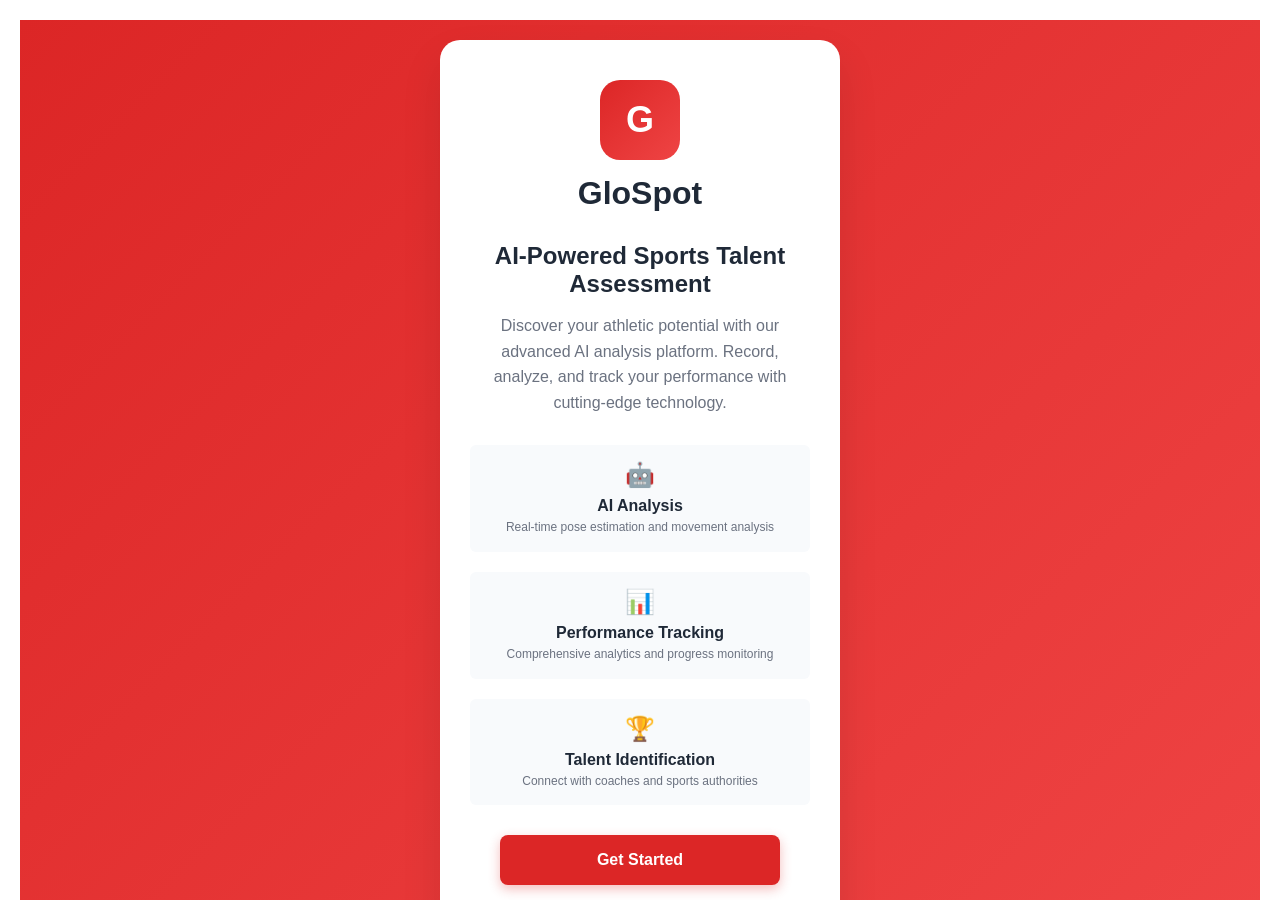
<file: index.html>
<!DOCTYPE html>
<html lang="en">
<head>
    <meta charset="UTF-8">
    <meta name="viewport" content="width=device-width, initial-scale=1.0, user-scalable=no">
    <title>GloSpot - AI Sports Talent Assessment</title>
    <meta name="description" content="AI-powered sports talent assessment platform">
    <meta name="theme-color" content="#dc2626">
    <meta name="apple-mobile-web-app-capable" content="yes">
    <meta name="apple-mobile-web-app-status-bar-style" content="default">
    <meta name="apple-mobile-web-app-title" content="GloSpot">
    <meta name="msapplication-TileColor" content="#dc2626">
    <meta name="msapplication-tap-highlight" content="no">
    <link rel="manifest" href="manifest.json">
    <link rel="stylesheet" href="styles.css?v=3">
    <link rel="apple-touch-icon" href="icons/icon-192x192.png">
    <link rel="icon" type="image/png" sizes="32x32" href="icons/icon-32x32.png">
    <link rel="icon" type="image/png" sizes="16x16" href="icons/icon-32x32.png">
</head>
<body>
    <div id="app">
        <!-- Main Content Container -->
        <div id="main-content">
            <!-- Pages will be loaded here -->
        </div>

        <!-- Bottom Navigation -->
        <nav class="bottom-nav" id="bottom-nav" style="display: none;">
            <div class="nav-item active" data-page="home">
                <div class="nav-icon">🏠</div>
                <span>Home</span>
            </div>
            <div class="nav-item" data-page="all-tests">
                <div class="nav-icon">🏋️</div>
                <span>All Tests</span>
            </div>
            <div class="nav-item" data-page="profile">
                <div class="nav-icon">👤</div>
                <span>Profile</span>
            </div>
        </nav>
    </div>

    <!-- MediaPipe processing is handled in the backend, no frontend dependency needed -->
    
    <script src="app.js?v=8"></script>
</body>
</html>
</file>
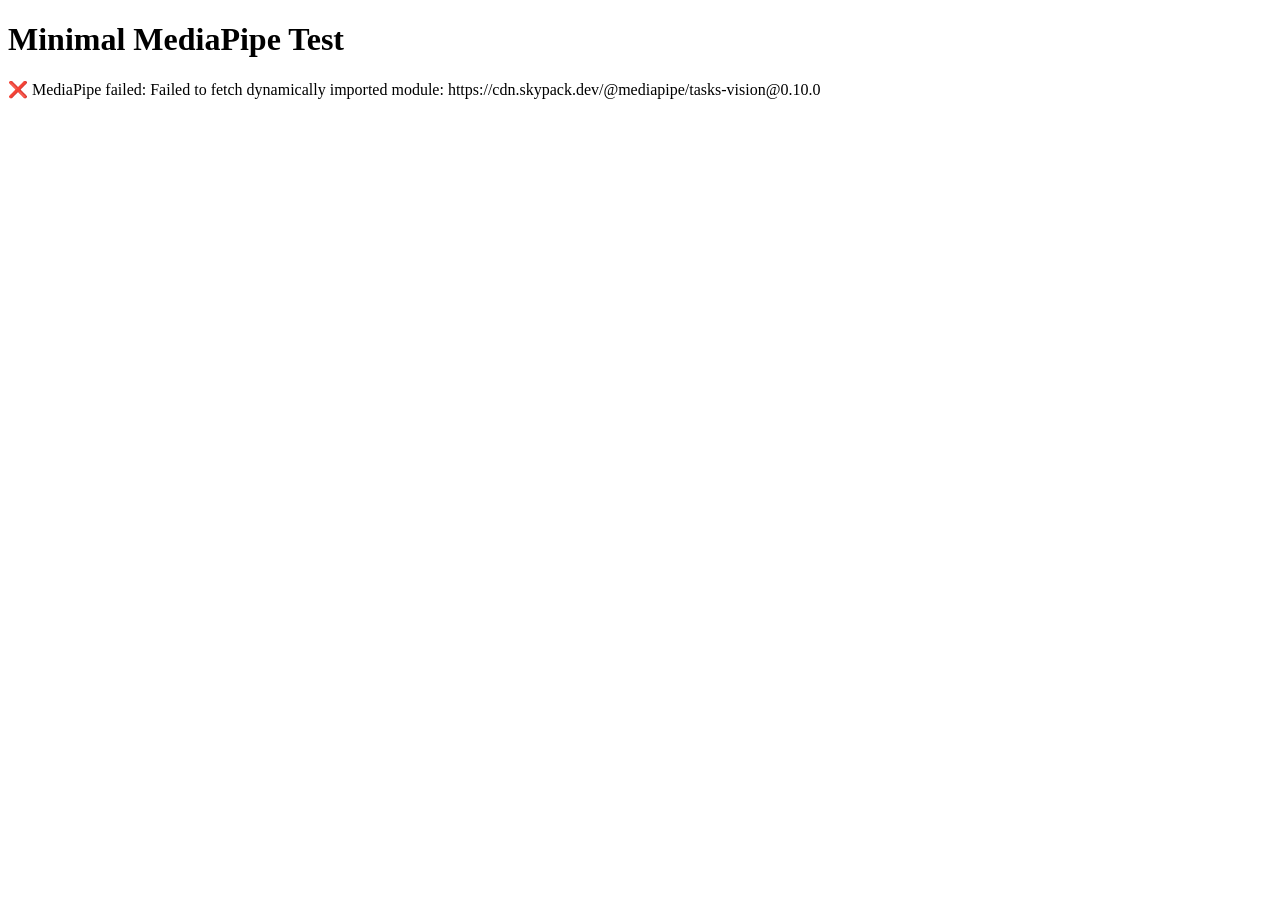
<file: minimal-test.html>
<!DOCTYPE html>
<html lang="en">
<head>
    <meta charset="UTF-8">
    <meta name="viewport" content="width=device-width, initial-scale=1.0">
    <title>Minimal MediaPipe Test</title>
</head>
<body>
    <h1>Minimal MediaPipe Test</h1>
    <div id="status">Loading...</div>

    <script>
        console.log('=== Minimal Test Starting ===');
        
        async function testMediaPipe() {
            try {
                console.log('Testing MediaPipe import...');
                const { PoseLandmarker, FilesetResolver, DrawingUtils } = await import("https://cdn.skypack.dev/@mediapipe/tasks-vision@0.10.0");
                
                console.log('MediaPipe imported successfully!');
                document.getElementById('status').textContent = '✅ MediaPipe loaded successfully!';
                
                // Set global
                window.MediaPipe = { PoseLandmarker, FilesetResolver, DrawingUtils };
                console.log('window.MediaPipe set:', window.MediaPipe);
                
            } catch (error) {
                console.error('MediaPipe import failed:', error);
                document.getElementById('status').textContent = '❌ MediaPipe failed: ' + error.message;
            }
        }
        
        testMediaPipe();
    </script>
</body>
</html>
</file>
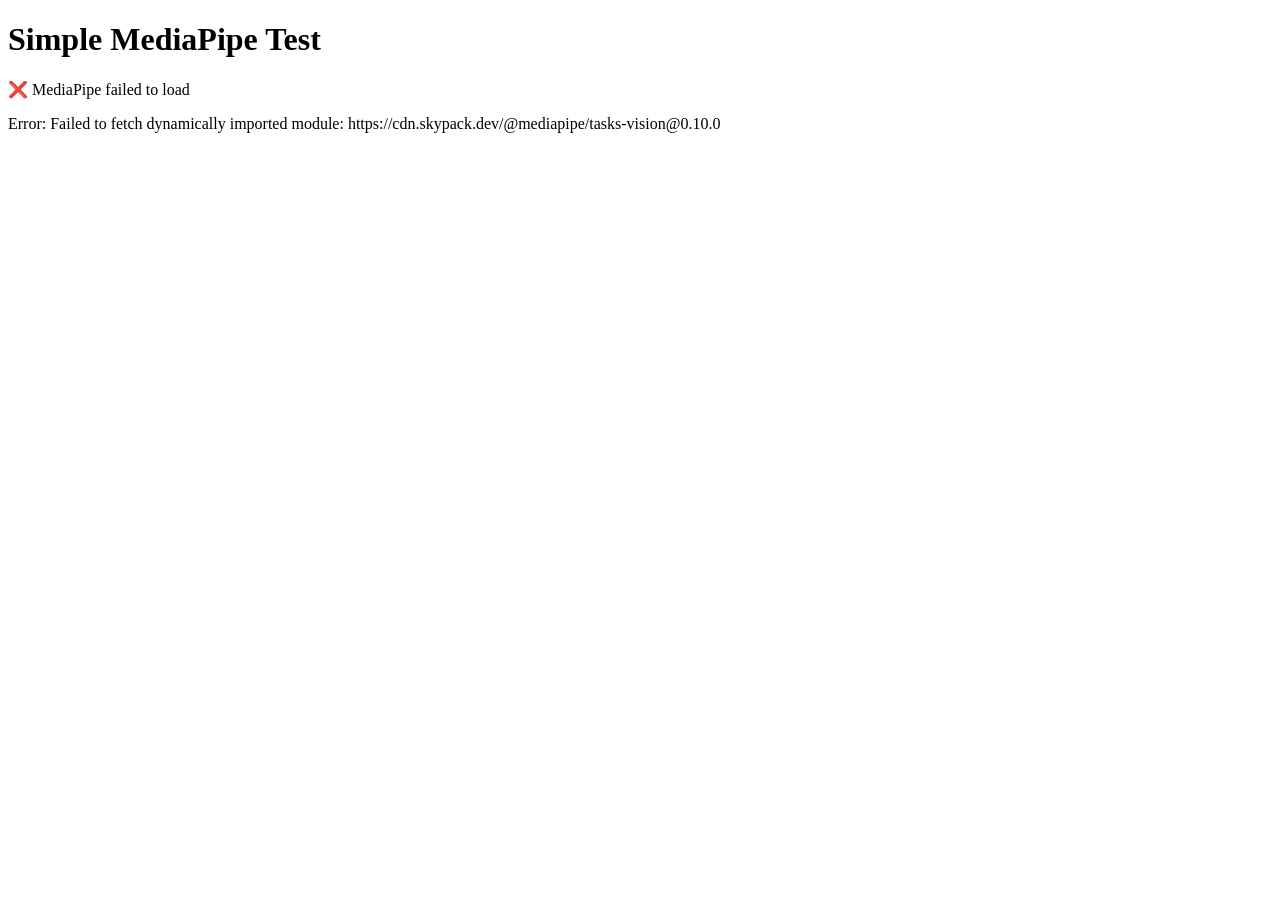
<file: simple-mediapipe-test.html>
<!DOCTYPE html>
<html lang="en">
<head>
    <meta charset="UTF-8">
    <meta name="viewport" content="width=device-width, initial-scale=1.0">
    <title>Simple MediaPipe Test</title>
</head>
<body>
    <h1>Simple MediaPipe Test</h1>
    <div id="status">Loading...</div>
    <div id="details"></div>

    <script type="module">
        console.log('Starting simple MediaPipe test...');
        
        try {
            console.log('Importing MediaPipe from Skypack...');
            const { PoseLandmarker, FilesetResolver, DrawingUtils } = await import("https://cdn.skypack.dev/@mediapipe/tasks-vision@0.10.0");
            
            console.log('MediaPipe imported successfully:', { PoseLandmarker, FilesetResolver, DrawingUtils });
            
            // Make it global
            window.MediaPipe = {
                FilesetResolver,
                PoseLandmarker,
                DrawingUtils
            };
            
            document.getElementById('status').textContent = '✅ MediaPipe loaded successfully!';
            document.getElementById('details').innerHTML = `
                <p>PoseLandmarker: ${typeof PoseLandmarker}</p>
                <p>FilesetResolver: ${typeof FilesetResolver}</p>
                <p>DrawingUtils: ${typeof DrawingUtils}</p>
                <p>window.MediaPipe: ${typeof window.MediaPipe}</p>
            `;
            
            console.log('window.MediaPipe set:', window.MediaPipe);
            
            // Test event dispatch
            console.log('Dispatching test event...');
            window.dispatchEvent(new CustomEvent('mediapipeReady'));
            console.log('Test event dispatched');
            
        } catch (error) {
            console.error('MediaPipe import failed:', error);
            document.getElementById('status').textContent = '❌ MediaPipe failed to load';
            document.getElementById('details').innerHTML = `<p>Error: ${error.message}</p>`;
        }
    </script>
    
    <script>
        // Listen for the event
        window.addEventListener('mediapipeReady', () => {
            console.log('Event received in main script!');
            document.getElementById('status').textContent += ' - Event received!';
        });
    </script>
</body>
</html>
</file>
<file: styles.css>
/* Reset and Base Styles */
* {
    margin: 0;
    padding: 0;
    box-sizing: border-box;
}

body {
    font-family: 'Inter', -apple-system, BlinkMacSystemFont, 'Segoe UI', Roboto, Oxygen, Ubuntu, Cantarell, sans-serif;
    background-color: #ffffff;
    color: #1a1a1a;
    overflow: hidden;
    -webkit-font-smoothing: antialiased;
    -moz-osx-font-smoothing: grayscale;
    margin: 0;
    padding: 0;
    height: 100vh;
}

#app {
    max-width: 100%;
    margin: 0;
    background: #ffffff;
    height: 100vh;
    position: relative;
    overflow: hidden;
}

/* Professional Header */
.app-header {
    background: #ffffff;
    border-bottom: 1px solid #e5e5e5;
    padding: 16px 20px;
    position: sticky;
    top: 0;
    z-index: 100;
    box-shadow: 0 2px 4px rgba(0, 0, 0, 0.05);
}

/* Main Content */
#main-content {
    min-height: 100vh;
    width: 100%;
    position: relative;
    overflow: hidden;
}

/* Page Styles */
.page {
    display: none;
    padding: 0;
    min-height: 100vh;
    width: 100%;
    background: #ffffff;
    opacity: 0;
    transform: translateX(100%);
    transition: all 0.3s ease-in-out;
    position: fixed;
    top: 0;
    left: 0;
    right: 0;
    bottom: 0;
    overflow-y: auto;
    z-index: 1;
}

.page.active {
    display: block;
    opacity: 1;
    transform: translateX(0);
    z-index: 2;
}

.page-content {
    padding: 20px;
    min-height: calc(100vh - 80px);
    overflow-y: auto;
    padding-bottom: 100px;
}

/* Welcome Page */
.welcome-page {
    background: linear-gradient(135deg, #dc2626 0%, #ef4444 100%);
    color: white;
    min-height: 100vh;
    overflow-y: auto;
    padding: 20px;
    display: flex;
    align-items: center;
    justify-content: center;
}

.welcome-content {
    background: white;
    border-radius: 20px;
    padding: 40px 30px;
    text-align: center;
    max-width: 400px;
    width: 100%;
    box-shadow: 0 20px 40px rgba(0, 0, 0, 0.1);
}

.logo {
    margin-bottom: 30px;
}

.logo-icon {
    width: 80px;
    height: 80px;
    background: linear-gradient(135deg, #dc2626, #ef4444);
    border-radius: 20px;
    display: flex;
    align-items: center;
    justify-content: center;
    font-size: 36px;
    font-weight: bold;
    color: white;
    margin: 0 auto 15px;
}

.logo h1 {
    font-size: 32px;
    font-weight: bold;
    color: #1f2937;
    margin: 0;
}

.welcome-text h2 {
    font-size: 24px;
    font-weight: 600;
    color: #1f2937;
    margin: 0 0 15px 0;
}

.welcome-text p {
    color: #6b7280;
    line-height: 1.6;
    margin: 0 0 30px 0;
}

.features {
    margin: 30px 0;
}

.feature-item {
    margin: 20px 0;
    text-align: left;
}

.feature-icon {
    font-size: 24px;
    margin-bottom: 10px;
}

.feature-item h3 {
    font-size: 16px;
    font-weight: 600;
    color: #1f2937;
    margin: 0 0 5px 0;
}

.feature-item p {
    font-size: 14px;
    color: #6b7280;
    margin: 0;
    line-height: 1.4;
}

.welcome-actions {
    margin-top: 30px;
}

.login-text {
    margin: 20px 0 0 0;
    color: #6b7280;
    font-size: 14px;
}

.login-text a {
    color: #dc2626;
    text-decoration: none;
    font-weight: 500;
}

/* Onboarding Page */
.onboarding {
    background: #f8fafc;
    color: #1a1a1a;
    min-height: 100vh;
    overflow-y: auto;
    padding: 0;
}

.onboarding-content {
    max-width: 100%;
    margin: 0;
    background: white;
    border-radius: 0;
    padding: 20px;
    color: #1a1a1a;
    box-shadow: none;
    min-height: 100vh;
}

.onboarding-content h1 {
    font-size: 28px;
    font-weight: 700;
    margin-bottom: 12px;
    color: #1f2937;
    text-align: left;
}

.onboarding-content p {
    font-size: 16px;
    margin-bottom: 24px;
    color: #6b7280;
    text-align: left;
    line-height: 1.5;
}

.onboarding-form {
    text-align: left;
}

.onboarding-form .form-section {
    background: #f8fafc;
    border-radius: 8px;
    padding: 20px;
    margin-bottom: 16px;
    box-shadow: 0 1px 3px rgba(0, 0, 0, 0.1);
    border: 1px solid #e5e7eb;
}

.onboarding-form .form-section h3 {
    font-size: 16px;
    font-weight: 600;
    color: #374151;
    margin-bottom: 16px;
    text-transform: none;
    letter-spacing: 0;
}

.onboarding-form .form-group {
    margin-bottom: 20px;
}

.onboarding-form .form-group label {
    display: block;
    margin-bottom: 8px;
    font-weight: 600;
    color: #1a1a1a;
    font-size: 14px;
}

.onboarding-form .form-group input,
.onboarding-form .form-group select,
.onboarding-form .form-group textarea {
    width: 100%;
    padding: 14px 16px;
    border: 1px solid #d1d5db;
    border-radius: 6px;
    font-size: 16px;
    transition: all 0.2s ease;
    background: #ffffff;
    color: #374151;
}

.onboarding-form .form-group input:focus,
.onboarding-form .form-group select:focus,
.onboarding-form .form-group textarea:focus {
    outline: none;
    border-color: #dc2626;
    box-shadow: 0 0 0 2px rgba(220, 38, 38, 0.1);
}

.onboarding-form .form-row {
    display: grid;
    grid-template-columns: 1fr 1fr;
    gap: 16px;
}

.onboarding-form small {
    display: block;
    margin-top: 4px;
    font-size: 12px;
    color: #666666;
    font-style: italic;
}

.onboarding-form .checkbox-group {
    margin-bottom: 16px;
}

.onboarding-form .checkbox-label {
    display: flex;
    align-items: flex-start;
    gap: 12px;
    cursor: pointer;
    font-size: 14px;
    line-height: 1.5;
    color: #1a1a1a;
}

.onboarding-form .checkbox-label input[type="checkbox"] {
    opacity: 0;
    position: absolute;
}

.onboarding-form .checkmark {
    width: 18px;
    height: 18px;
    border: 2px solid #e5e5e5;
    border-radius: 4px;
    position: relative;
    flex-shrink: 0;
    transition: all 0.3s ease;
    margin-top: 2px;
}

.onboarding-form .checkbox-label input:checked + .checkmark {
    background: #dc2626;
    border-color: #dc2626;
}

.onboarding-form .checkbox-label input:checked + .checkmark::after {
    content: '✓';
    position: absolute;
    top: 50%;
    left: 50%;
    transform: translate(-50%, -50%);
    color: white;
    font-size: 10px;
    font-weight: bold;
}

.onboarding-form .form-actions {
    display: flex;
    flex-direction: column;
    gap: 12px;
    margin-top: 24px;
    text-align: center;
    background: white;
    padding: 20px;
    border-radius: 8px;
    box-shadow: 0 1px 3px rgba(0, 0, 0, 0.1);
}

.onboarding-form .form-actions .btn-primary,
.onboarding-form .form-actions .btn-secondary {
    width: 100%;
    max-width: none;
}

.onboarding h1 {
    font-size: 32px;
    font-weight: 700;
    margin-bottom: 16px;
    line-height: 1.2;
}

.onboarding p {
    font-size: 18px;
    margin-bottom: 40px;
    opacity: 0.9;
    line-height: 1.5;
}

.btn-primary {
    background: #dc2626;
    color: white;
    border: none;
    padding: 16px 32px;
    border-radius: 8px;
    font-size: 16px;
    font-weight: 600;
    cursor: pointer;
    transition: all 0.3s ease;
    width: 100%;
    max-width: 280px;
    box-shadow: 0 4px 12px rgba(220, 38, 38, 0.3);
}

.btn-primary:hover {
    background: #b91c1c;
    transform: translateY(-2px);
    box-shadow: 0 6px 16px rgba(220, 38, 38, 0.4);
}

.btn-secondary {
    background: transparent;
    color: white;
    border: 2px solid rgba(255, 255, 255, 0.3);
    padding: 14px 32px;
    border-radius: 8px;
    font-size: 16px;
    font-weight: 600;
    cursor: pointer;
    transition: all 0.3s ease;
    width: 100%;
    max-width: 280px;
    margin-top: 16px;
}

.btn-secondary:hover {
    background: rgba(255, 255, 255, 0.1);
    border-color: rgba(255, 255, 255, 0.5);
}

/* Auth Pages */
.auth-page {
    padding: 40px 20px;
    min-height: 100vh;
    display: flex;
    flex-direction: column;
    justify-content: center;
    background: #ffffff;
}

.auth-header {
    text-align: center;
    margin-bottom: 40px;
}

.auth-header h1 {
    font-size: 32px;
    font-weight: 700;
    margin-bottom: 8px;
    color: #1a1a1a;
}

.auth-header p {
    color: #666666;
    font-size: 16px;
    font-weight: 400;
}

.form-group {
    margin-bottom: 24px;
}

.form-group label {
    display: block;
    margin-bottom: 8px;
    font-weight: 600;
    color: #1a1a1a;
    font-size: 14px;
}

.form-group input {
    width: 100%;
    padding: 16px;
    border: 2px solid #e5e5e5;
    border-radius: 8px;
    font-size: 16px;
    transition: all 0.3s ease;
    background: #ffffff;
    color: #1a1a1a;
}

.form-group input:focus {
    outline: none;
    border-color: #dc2626;
    box-shadow: 0 0 0 3px rgba(220, 38, 38, 0.1);
}

.btn-link {
    background: none;
    border: none;
    color: #dc2626;
    font-size: 16px;
    font-weight: 600;
    cursor: pointer;
    text-decoration: underline;
    margin-top: 16px;
    transition: color 0.3s ease;
}

.btn-link:hover {
    color: #b91c1c;
}

/* Home Page */
.home-header {
    display: flex;
    justify-content: space-between;
    align-items: center;
    margin-bottom: 24px;
    padding: 20px;
    background: white;
    border-radius: 8px;
    box-shadow: 0 1px 3px rgba(0, 0, 0, 0.1);
    border: 1px solid #e5e7eb;
}

.header-left h1 {
    margin: 0 0 4px 0;
}

.welcome-subtitle {
    font-size: 14px;
    color: #6b7280;
    margin: 0;
}

.header-right {
    display: flex;
    align-items: center;
    gap: 12px;
}

.home-header h1 {
    font-size: 24px;
    font-weight: 600;
    color: #1f2937;
}

.profile-icon {
    width: 48px;
    height: 48px;
    background: #dc2626;
    border-radius: 50%;
    display: flex;
    align-items: center;
    justify-content: center;
    color: white;
    font-weight: 700;
    font-size: 18px;
    box-shadow: 0 4px 12px rgba(220, 38, 38, 0.3);
}

.notification-icon {
    width: 48px;
    height: 48px;
    background: #f5f5f5;
    border-radius: 50%;
    display: flex;
    align-items: center;
    justify-content: center;
    font-size: 20px;
    color: #666666;
    border: 1px solid #e5e5e5;
}

/* Stats Card */
.stats-card {
    background: white;
    border-radius: 8px;
    padding: 20px;
    color: #1f2937;
    margin-bottom: 24px;
    box-shadow: 0 1px 3px rgba(0, 0, 0, 0.1);
    border: 1px solid #e5e7eb;
}

.stats-card h2 {
    font-size: 14px;
    font-weight: 600;
    color: #6b7280;
    margin-bottom: 12px;
    text-transform: none;
    letter-spacing: 0;
}

.stats-card .value {
    font-size: 32px;
    font-weight: 700;
    margin-bottom: 8px;
    line-height: 1;
    color: #dc2626;
}

.stats-card .subtitle {
    font-size: 14px;
    color: #6b7280;
    font-weight: 500;
}

/* Section Headers */
.section-header {
    display: flex;
    justify-content: space-between;
    align-items: center;
    margin-bottom: 20px;
}

.section-header h2 {
    font-size: 20px;
    font-weight: 700;
    color: #1a1a1a;
    text-transform: uppercase;
    letter-spacing: 0.5px;
}

.section-header .see-all {
    color: #dc2626;
    font-size: 14px;
    font-weight: 600;
    text-decoration: none;
    transition: color 0.3s ease;
}

.section-header .see-all:hover {
    color: #b91c1c;
}

/* Test Cards */
.test-grid {
    display: grid;
    grid-template-columns: repeat(2, 1fr);
    gap: 20px;
    margin-bottom: 32px;
}

.test-card {
    background: white;
    border-radius: 8px;
    padding: 20px;
    text-align: center;
    box-shadow: 0 1px 3px rgba(0, 0, 0, 0.1);
    border: 1px solid #e5e7eb;
    transition: all 0.2s ease;
    cursor: pointer;
    position: relative;
    overflow: hidden;
}

.test-card::before {
    content: '';
    position: absolute;
    top: 0;
    left: 0;
    right: 0;
    height: 4px;
    background: #dc2626;
    transform: scaleX(0);
    transition: transform 0.3s ease;
}

.test-card:hover {
    border-color: #dc2626;
    transform: translateY(-2px);
    box-shadow: 0 4px 12px rgba(220, 38, 38, 0.15);
}

.test-card:hover::before {
    transform: scaleX(1);
}

.test-card .icon {
    font-size: 36px;
    margin-bottom: 16px;
    display: block;
}

.test-card h3 {
    font-size: 18px;
    font-weight: 700;
    margin-bottom: 8px;
    color: #1a1a1a;
}

.test-card p {
    font-size: 14px;
    color: #666666;
    line-height: 1.4;
}

/* Recent Tests */
.recent-tests {
    background: white;
    border-radius: 8px;
    padding: 20px;
    box-shadow: 0 1px 3px rgba(0, 0, 0, 0.1);
    border: 1px solid #e5e7eb;
}

.test-item {
    display: flex;
    align-items: center;
    padding: 16px 0;
    border-bottom: 1px solid #f5f5f5;
    transition: background-color 0.3s ease;
}

.test-item:last-child {
    border-bottom: none;
}

.test-item:hover {
    background-color: #fafafa;
    margin: 0 -24px;
    padding-left: 24px;
    padding-right: 24px;
    border-radius: 8px;
}

.test-item .icon {
    width: 48px;
    height: 48px;
    background: #f5f5f5;
    border-radius: 50%;
    display: flex;
    align-items: center;
    justify-content: center;
    margin-right: 16px;
    font-size: 20px;
    color: #dc2626;
    border: 2px solid #e5e5e5;
}

.test-item .content {
    flex: 1;
}

.test-item .content h4 {
    font-size: 16px;
    font-weight: 700;
    color: #1a1a1a;
    margin-bottom: 4px;
}

.test-item .content p {
    font-size: 14px;
    color: #666666;
    font-weight: 500;
}

.test-item .score {
    font-size: 18px;
    font-weight: 800;
    color: #dc2626;
    background: #fef2f2;
    padding: 8px 12px;
    border-radius: 20px;
    border: 1px solid #fecaca;
}

/* Bottom Navigation */
.bottom-nav {
    position: fixed;
    bottom: 0;
    left: 0;
    right: 0;
    width: 100%;
    background: white;
    border-top: 1px solid #e5e5e5;
    display: flex;
    justify-content: space-around;
    padding: 12px 0 20px;
    z-index: 1000;
    box-shadow: 0 -4px 16px rgba(0, 0, 0, 0.08);
}

.nav-item {
    display: flex;
    flex-direction: column;
    align-items: center;
    padding: 12px 16px;
    cursor: pointer;
    transition: all 0.3s ease;
    border-radius: 12px;
    min-width: 70px;
    position: relative;
}

.nav-item.active {
    background: #fef2f2;
}

.nav-item.active::before {
    content: '';
    position: absolute;
    top: 0;
    left: 50%;
    transform: translateX(-50%);
    width: 4px;
    height: 4px;
    background: #dc2626;
    border-radius: 50%;
}

.nav-item.active .nav-icon {
    color: #dc2626;
    transform: scale(1.1);
}

.nav-icon {
    font-size: 22px;
    margin-bottom: 6px;
    color: #999999;
    transition: all 0.3s ease;
}

.nav-item span {
    font-size: 12px;
    font-weight: 600;
    color: #999999;
    transition: color 0.3s ease;
}

.nav-item.active span {
    color: #dc2626;
    font-weight: 700;
}

/* Recording Page */
.recording-container {
    text-align: center;
    padding: 20px;
}

.recording-header {
    margin-bottom: 32px;
}

.recording-header h1 {
    font-size: 24px;
    font-weight: 700;
    margin-bottom: 8px;
    color: #1e293b;
}

.recording-header p {
    color: #64748b;
    font-size: 16px;
}

.video-container {
    position: relative;
    width: 100%;
    max-width: 300px;
    margin: 0 auto 32px;
    border-radius: 16px;
    overflow: hidden;
    box-shadow: 0 8px 32px rgba(0, 0, 0, 0.2);
}

#videoElement {
    width: 100%;
    height: 400px;
    object-fit: cover;
    background: #000;
}

.recording-overlay {
    position: absolute;
    top: 0;
    left: 0;
    right: 0;
    bottom: 0;
    background: rgba(0, 0, 0, 0.5);
    display: flex;
    flex-direction: column;
    justify-content: center;
    align-items: center;
    color: white;
}

.recording-timer {
    font-size: 48px;
    font-weight: 700;
    margin-bottom: 16px;
}

.recording-status {
    font-size: 18px;
    font-weight: 600;
}

.recording-controls {
    display: flex;
    gap: 16px;
    justify-content: center;
    margin-bottom: 32px;
}

.btn-record {
    width: 80px;
    height: 80px;
    border-radius: 50%;
    border: none;
    background: #ef4444;
    color: white;
    font-size: 24px;
    cursor: pointer;
    transition: all 0.3s ease;
    display: flex;
    align-items: center;
    justify-content: center;
}

.btn-record:hover {
    background: #dc2626;
    transform: scale(1.05);
}

.btn-record.recording {
    background: #64748b;
    animation: pulse 1.5s infinite;
}

@keyframes pulse {
    0% { transform: scale(1); }
    50% { transform: scale(1.1); }
    100% { transform: scale(1); }
}

.btn-secondary-small {
    width: 60px;
    height: 60px;
    border-radius: 50%;
    border: 2px solid #e2e8f0;
    background: white;
    color: #64748b;
    font-size: 20px;
    cursor: pointer;
    transition: all 0.3s ease;
    display: flex;
    align-items: center;
    justify-content: center;
}

.btn-secondary-small:hover {
    border-color: #8B5CF6;
    color: #8B5CF6;
}

/* Results Page */
.results-header {
    text-align: center;
    margin-bottom: 24px;
}

.results-header h1 {
    font-size: 24px;
    font-weight: 700;
    margin-bottom: 8px;
    color: #1e293b;
}

.results-header p {
    color: #64748b;
    font-size: 16px;
}

.score-display {
    background: linear-gradient(135deg, #8B5CF6 0%, #A855F7 100%);
    border-radius: 16px;
    padding: 32px;
    text-align: center;
    color: white;
    margin-bottom: 24px;
}

.score-display .score {
    font-size: 48px;
    font-weight: 700;
    margin-bottom: 8px;
}

.score-display .label {
    font-size: 18px;
    opacity: 0.9;
    margin-bottom: 16px;
}

.score-display .grade {
    font-size: 24px;
    font-weight: 600;
    background: rgba(255, 255, 255, 0.2);
    padding: 8px 16px;
    border-radius: 20px;
    display: inline-block;
}

.metrics-grid {
    display: grid;
    grid-template-columns: repeat(2, 1fr);
    gap: 16px;
    margin-bottom: 24px;
}

.metric-card {
    background: white;
    border-radius: 12px;
    padding: 20px;
    text-align: center;
    box-shadow: 0 2px 8px rgba(0, 0, 0, 0.1);
}

.metric-card .value {
    font-size: 24px;
    font-weight: 700;
    color: #8B5CF6;
    margin-bottom: 4px;
}

.metric-card .label {
    font-size: 14px;
    color: #64748b;
}

/* Profile Page */
.profile-header {
    text-align: center;
    margin-bottom: 32px;
}

.profile-avatar {
    width: 80px;
    height: 80px;
    background: #dc2626;
    border-radius: 50%;
    display: flex;
    align-items: center;
    justify-content: center;
    color: white;
    font-size: 32px;
    font-weight: 700;
    margin: 0 auto 16px;
    box-shadow: 0 4px 16px rgba(220, 38, 38, 0.3);
}

.profile-name {
    font-size: 24px;
    font-weight: 700;
    margin-bottom: 8px;
    color: #1a1a1a;
}

.profile-email {
    color: #666666;
    font-size: 16px;
    margin-bottom: 4px;
}

.profile-level {
    color: #dc2626;
    font-size: 14px;
    font-weight: 600;
    background: #fef2f2;
    padding: 4px 12px;
    border-radius: 12px;
    display: inline-block;
}

.profile-stats {
    display: grid;
    grid-template-columns: repeat(3, 1fr);
    gap: 16px;
    margin-bottom: 32px;
}

.stat-item {
    background: white;
    border-radius: 12px;
    padding: 20px;
    text-align: center;
    box-shadow: 0 2px 8px rgba(0, 0, 0, 0.1);
}

.stat-item .value {
    font-size: 24px;
    font-weight: 700;
    color: #8B5CF6;
    margin-bottom: 4px;
}

.stat-item .label {
    font-size: 14px;
    color: #666666;
}

/* Profile Info Sections */
.profile-info-section {
    background: white;
    border-radius: 12px;
    padding: 24px;
    margin-bottom: 20px;
    box-shadow: 0 4px 16px rgba(0, 0, 0, 0.08);
    border: 1px solid #f5f5f5;
}

.profile-info-section h3 {
    font-size: 18px;
    font-weight: 700;
    color: #1a1a1a;
    margin-bottom: 16px;
    text-transform: uppercase;
    letter-spacing: 0.5px;
}

.info-grid {
    display: grid;
    grid-template-columns: repeat(2, 1fr);
    gap: 16px;
}

.info-item {
    display: flex;
    flex-direction: column;
    gap: 4px;
}

.info-item .label {
    font-size: 12px;
    font-weight: 600;
    color: #666666;
    text-transform: uppercase;
    letter-spacing: 0.5px;
}

.info-item .value {
    font-size: 16px;
    font-weight: 600;
    color: #1a1a1a;
}

/* Privacy Section */
.privacy-section {
    background: white;
    border-radius: 12px;
    padding: 24px;
    margin-bottom: 20px;
    box-shadow: 0 4px 16px rgba(0, 0, 0, 0.08);
    border: 1px solid #f5f5f5;
}

.privacy-section h3 {
    font-size: 18px;
    font-weight: 700;
    color: #1a1a1a;
    margin-bottom: 16px;
    text-transform: uppercase;
    letter-spacing: 0.5px;
}

.privacy-item {
    display: flex;
    justify-content: space-between;
    align-items: center;
    padding: 16px 0;
    border-bottom: 1px solid #f5f5f5;
}

.privacy-item:last-child {
    border-bottom: none;
}

.privacy-info h4 {
    font-size: 16px;
    font-weight: 600;
    color: #1a1a1a;
    margin-bottom: 4px;
}

.privacy-info p {
    font-size: 14px;
    color: #666666;
    line-height: 1.4;
}

/* Privacy Toggle */
.privacy-toggle {
    position: relative;
}

.privacy-toggle input[type="checkbox"] {
    opacity: 0;
    position: absolute;
}

.privacy-toggle label {
    display: block;
    width: 50px;
    height: 28px;
    background: #e5e5e5;
    border-radius: 14px;
    position: relative;
    cursor: pointer;
    transition: background-color 0.3s ease;
}

.privacy-toggle label::after {
    content: '';
    position: absolute;
    top: 2px;
    left: 2px;
    width: 24px;
    height: 24px;
    background: white;
    border-radius: 50%;
    transition: transform 0.3s ease;
}

.privacy-toggle input:checked + label {
    background: #dc2626;
}

.privacy-toggle input:checked + label::after {
    transform: translateX(22px);
}

/* Edit Profile Page */
.edit-profile-header {
    display: flex;
    align-items: center;
    margin-bottom: 24px;
    padding: 20px 0;
}

.back-btn {
    background: none;
    border: none;
    color: #dc2626;
    font-size: 18px;
    font-weight: 600;
    cursor: pointer;
    margin-right: 16px;
    padding: 8px;
    border-radius: 8px;
    transition: background-color 0.3s ease;
}

.back-btn:hover {
    background: #fef2f2;
}

.edit-profile-header h1 {
    font-size: 24px;
    font-weight: 700;
    color: #1a1a1a;
}

.edit-profile-form {
    max-width: 100%;
}

.form-section {
    background: white;
    border-radius: 12px;
    padding: 24px;
    margin-bottom: 20px;
    box-shadow: 0 4px 16px rgba(0, 0, 0, 0.08);
    border: 1px solid #f5f5f5;
}

.form-section h3 {
    font-size: 18px;
    font-weight: 700;
    color: #1a1a1a;
    margin-bottom: 20px;
    text-transform: uppercase;
    letter-spacing: 0.5px;
}

.form-row {
    display: grid;
    grid-template-columns: 1fr 1fr;
    gap: 16px;
}

.form-group select {
    width: 100%;
    padding: 16px;
    border: 2px solid #e5e5e5;
    border-radius: 8px;
    font-size: 16px;
    transition: all 0.3s ease;
    background: #ffffff;
    color: #1a1a1a;
}

.form-group select:focus {
    outline: none;
    border-color: #dc2626;
    box-shadow: 0 0 0 3px rgba(220, 38, 38, 0.1);
}

.form-group textarea {
    width: 100%;
    padding: 16px;
    border: 2px solid #e5e5e5;
    border-radius: 8px;
    font-size: 16px;
    transition: all 0.3s ease;
    background: #ffffff;
    color: #1a1a1a;
    resize: vertical;
    min-height: 80px;
}

.form-group textarea:focus {
    outline: none;
    border-color: #dc2626;
    box-shadow: 0 0 0 3px rgba(220, 38, 38, 0.1);
}

/* Checkbox Groups */
.checkbox-group {
    margin-bottom: 16px;
}

.checkbox-label {
    display: flex;
    align-items: flex-start;
    gap: 12px;
    cursor: pointer;
    font-size: 16px;
    line-height: 1.5;
    color: #1a1a1a;
}

.checkbox-label input[type="checkbox"] {
    opacity: 0;
    position: absolute;
}

.checkmark {
    width: 20px;
    height: 20px;
    border: 2px solid #e5e5e5;
    border-radius: 4px;
    position: relative;
    flex-shrink: 0;
    transition: all 0.3s ease;
}

.checkbox-label input:checked + .checkmark {
    background: #dc2626;
    border-color: #dc2626;
}

.checkbox-label input:checked + .checkmark::after {
    content: '✓';
    position: absolute;
    top: 50%;
    left: 50%;
    transform: translate(-50%, -50%);
    color: white;
    font-size: 12px;
    font-weight: bold;
}

/* Form Actions */
.form-actions {
    display: flex;
    gap: 16px;
    margin-top: 32px;
    padding: 24px;
    background: #f8f9fa;
    border-radius: 12px;
}

.form-actions .btn-primary,
.form-actions .btn-secondary {
    flex: 1;
    max-width: none;
}

.menu-section {
    background: white;
    border-radius: 16px;
    margin-bottom: 16px;
    box-shadow: 0 2px 8px rgba(0, 0, 0, 0.1);
}

.menu-item {
    display: flex;
    align-items: center;
    padding: 16px 20px;
    border-bottom: 1px solid #f1f5f9;
    cursor: pointer;
    transition: background-color 0.3s ease;
}

.menu-item:last-child {
    border-bottom: none;
}

.menu-item:hover {
    background: #f8fafc;
}

.menu-item .icon {
    width: 40px;
    height: 40px;
    background: #f1f5f9;
    border-radius: 50%;
    display: flex;
    align-items: center;
    justify-content: center;
    margin-right: 16px;
    font-size: 18px;
}

.menu-item .content {
    flex: 1;
}

.menu-item .content h4 {
    font-size: 16px;
    font-weight: 600;
    color: #1e293b;
    margin-bottom: 2px;
}

.menu-item .content p {
    font-size: 14px;
    color: #64748b;
}

.menu-item .arrow {
    color: #64748b;
    font-size: 18px;
}

/* Responsive Design */
@media (max-width: 375px) {
    .test-grid {
        grid-template-columns: 1fr;
    }
    
    .metrics-grid {
        grid-template-columns: 1fr;
    }
    
    .profile-stats {
        grid-template-columns: 1fr;
    }
}

/* Loading States */
.loading {
    display: flex;
    justify-content: center;
    align-items: center;
    padding: 40px;
}

.spinner {
    width: 40px;
    height: 40px;
    border: 4px solid #f1f5f9;
    border-top: 4px solid #8B5CF6;
    border-radius: 50%;
    animation: spin 1s linear infinite;
}

@keyframes spin {
    0% { transform: rotate(0deg); }
    100% { transform: rotate(360deg); }
}

/* Offline Indicator */
.offline-indicator {
    position: fixed;
    top: 60px;
    left: 50%;
    transform: translateX(-50%);
    background: #f59e0b;
    color: white;
    padding: 8px 16px;
    border-radius: 20px;
    font-size: 14px;
    font-weight: 600;
    z-index: 1001;
    display: none;
}

.offline-indicator.show {
    display: block;
}

/* Fitness Tests Page */
.fitness-tests-header {
    text-align: center;
    margin-bottom: 32px;
    padding: 20px;
    background: white;
    border-radius: 8px;
    box-shadow: 0 1px 3px rgba(0, 0, 0, 0.1);
    border: 1px solid #e5e7eb;
}

.fitness-tests-header h1 {
    font-size: 28px;
    font-weight: 700;
    color: #1f2937;
    margin-bottom: 8px;
}

.fitness-tests-header p {
    font-size: 16px;
    color: #6b7280;
    margin: 0;
}

.tests-grid {
    display: grid;
    grid-template-columns: repeat(2, 1fr);
    gap: 16px;
    margin-bottom: 32px;
}

.test-card {
    background: white;
    border-radius: 8px;
    padding: 20px;
    text-align: center;
    box-shadow: 0 1px 3px rgba(0, 0, 0, 0.1);
    border: 1px solid #e5e7eb;
    transition: all 0.2s ease;
    cursor: pointer;
    position: relative;
    overflow: hidden;
}

.test-card::before {
    content: '';
    position: absolute;
    top: 0;
    left: 0;
    right: 0;
    height: 4px;
    background: #dc2626;
    transform: scaleX(0);
    transition: transform 0.3s ease;
}

.test-card:hover {
    border-color: #dc2626;
    transform: translateY(-2px);
    box-shadow: 0 4px 12px rgba(220, 38, 38, 0.15);
}

.test-card:hover::before {
    transform: scaleX(1);
}

.test-icon {
    font-size: 32px;
    margin-bottom: 12px;
    display: block;
}

.test-card h3 {
    font-size: 16px;
    font-weight: 600;
    margin-bottom: 8px;
    color: #1f2937;
}

.test-card p {
    font-size: 14px;
    color: #6b7280;
    line-height: 1.4;
    margin-bottom: 12px;
}

.ai-badge {
    background: #fef2f2;
    color: #dc2626;
    font-size: 12px;
    font-weight: 600;
    padding: 4px 8px;
    border-radius: 4px;
    display: inline-block;
}

.ai-features {
    background: white;
    border-radius: 8px;
    padding: 20px;
    box-shadow: 0 1px 3px rgba(0, 0, 0, 0.1);
    border: 1px solid #e5e7eb;
}

.ai-features h3 {
    font-size: 18px;
    font-weight: 600;
    color: #1f2937;
    margin-bottom: 16px;
}

.feature-grid {
    display: grid;
    grid-template-columns: repeat(2, 1fr);
    gap: 16px;
}

.feature-item {
    text-align: center;
    padding: 16px;
    background: #f8fafc;
    border-radius: 6px;
}

.feature-icon {
    font-size: 24px;
    margin-bottom: 8px;
    display: block;
}

.feature-item h4 {
    font-size: 14px;
    font-weight: 600;
    color: #1f2937;
    margin-bottom: 4px;
}

.feature-item p {
    font-size: 12px;
    color: #6b7280;
    line-height: 1.3;
    margin: 0;
}

/* Test Detail Page */
.test-detail-header {
    display: flex;
    align-items: center;
    margin-bottom: 24px;
    padding: 20px;
    background: white;
    border-radius: 8px;
    box-shadow: 0 1px 3px rgba(0, 0, 0, 0.1);
    border: 1px solid #e5e7eb;
}

.test-detail-header h1 {
    font-size: 24px;
    font-weight: 600;
    color: #1f2937;
    margin: 0;
}

.test-instructions,
.test-measurement,
.ai-analysis {
    background: white;
    border-radius: 8px;
    padding: 20px;
    margin-bottom: 16px;
    box-shadow: 0 1px 3px rgba(0, 0, 0, 0.1);
    border: 1px solid #e5e7eb;
}

.test-instructions h3,
.test-measurement h3,
.ai-analysis h3 {
    font-size: 16px;
    font-weight: 600;
    color: #1f2937;
    margin-bottom: 12px;
}

.measurement-input {
    display: flex;
    flex-direction: column;
    gap: 12px;
}

.measurement-input label {
    font-size: 14px;
    font-weight: 500;
    color: #374151;
}

.measurement-input input {
    padding: 12px 16px;
    border: 1px solid #d1d5db;
    border-radius: 6px;
    font-size: 16px;
    transition: all 0.2s ease;
}

.measurement-input input:focus {
    outline: none;
    border-color: #dc2626;
    box-shadow: 0 0 0 2px rgba(220, 38, 38, 0.1);
}

.bmi-display {
    background: #f8fafc;
    padding: 16px;
    border-radius: 6px;
    border: 1px solid #e5e7eb;
}

.bmi-display h4 {
    font-size: 18px;
    font-weight: 600;
    color: #1f2937;
    margin: 0 0 8px 0;
}

.bmi-display p {
    font-size: 14px;
    color: #6b7280;
    margin: 0;
}

.ai-result {
    background: #f8fafc;
    padding: 16px;
    border-radius: 6px;
    border: 1px solid #e5e7eb;
}

.ai-result h4 {
    font-size: 16px;
    font-weight: 600;
    color: #1f2937;
    margin: 0 0 8px 0;
}

.ai-result p {
    font-size: 14px;
    color: #6b7280;
    margin: 0 0 8px 0;
}

.ai-result ul {
    margin: 0;
    padding-left: 20px;
}

.ai-result li {
    font-size: 14px;
    color: #374151;
    margin-bottom: 4px;
}

.test-actions {
    display: flex;
    gap: 12px;
    margin-top: 24px;
}

/* Feature Cards */
.feature-cards {
    display: grid;
    grid-template-columns: repeat(3, 1fr);
    gap: 16px;
    margin-bottom: 32px;
}

.feature-card {
    background: white;
    border-radius: 8px;
    padding: 20px;
    text-align: center;
    box-shadow: 0 1px 3px rgba(0, 0, 0, 0.1);
    border: 1px solid #e5e7eb;
    transition: all 0.2s ease;
}

.feature-card:hover {
    transform: translateY(-2px);
    box-shadow: 0 4px 12px rgba(0, 0, 0, 0.15);
}

.feature-card .feature-icon {
    font-size: 24px;
    margin-bottom: 12px;
    display: block;
}

.feature-card h4 {
    font-size: 14px;
    font-weight: 600;
    color: #1f2937;
    margin-bottom: 8px;
}

.feature-card p {
    font-size: 12px;
    color: #6b7280;
    line-height: 1.4;
    margin: 0;
}

/* Test Pages Styles */
.test-page {
    padding: 20px;
    max-width: 100%;
    margin: 0 auto;
}

.test-header {
    text-align: center;
    margin-bottom: 30px;
}

.test-header h1 {
    font-size: 2rem;
    color: #dc2626;
    margin-bottom: 10px;
}

.back-btn {
    position: absolute;
    left: 20px;
    top: 20px;
    background: none;
    border: none;
    font-size: 1.2rem;
    color: #6b7280;
    cursor: pointer;
}

.test-instructions {
    background: #f9fafb;
    padding: 20px;
    border-radius: 12px;
    margin-bottom: 30px;
}

.test-instructions h3 {
    color: #374151;
    margin-bottom: 15px;
}

.test-instructions ul {
    list-style: none;
    padding: 0;
}

.test-instructions li {
    padding: 8px 0;
    padding-left: 25px;
    position: relative;
}

.test-instructions li::before {
    content: "•";
    color: #dc2626;
    font-weight: bold;
    position: absolute;
    left: 0;
}

.test-area {
    margin-bottom: 30px;
}

.video-container {
    position: relative;
    width: 100%;
    max-width: 640px;
    margin: 0 auto 20px;
    border-radius: 12px;
    overflow: hidden;
    box-shadow: 0 4px 6px rgba(0, 0, 0, 0.1);
}

#test-video {
    width: 100%;
    height: auto;
    display: block;
}

.video-overlay {
    position: absolute;
    top: 0;
    left: 0;
    right: 0;
    bottom: 0;
    background: linear-gradient(to bottom, rgba(0,0,0,0.3), transparent, rgba(0,0,0,0.3));
    display: flex;
    flex-direction: column;
    justify-content: space-between;
    padding: 20px;
}

.test-timer {
    background: rgba(220, 38, 38, 0.9);
    color: white;
    padding: 10px 20px;
    border-radius: 25px;
    font-size: 1.5rem;
    font-weight: bold;
    text-align: center;
    align-self: center;
}

.rep-counter {
    background: rgba(0, 0, 0, 0.8);
    color: white;
    padding: 10px 20px;
    border-radius: 25px;
    font-size: 1.2rem;
    font-weight: bold;
    text-align: center;
    align-self: center;
}

.ai-feedback {
    background: rgba(34, 197, 94, 0.9);
    color: white;
    padding: 8px 16px;
    border-radius: 20px;
    font-size: 0.9rem;
    font-weight: 500;
    text-align: center;
    align-self: center;
    margin-top: 10px;
    max-width: 80%;
    word-wrap: break-word;
}

.test-controls {
    text-align: center;
}

.btn-danger {
    background: #dc2626;
    color: white;
    border: none;
    padding: 12px 24px;
    border-radius: 8px;
    font-size: 1rem;
    font-weight: 600;
    cursor: pointer;
    transition: background-color 0.2s;
}

.btn-danger:hover {
    background: #b91c1c;
}

.test-results {
    background: #f9fafb;
    padding: 20px;
    border-radius: 12px;
    margin-top: 20px;
}

.result-card {
    display: grid;
    grid-template-columns: repeat(auto-fit, minmax(150px, 1fr));
    gap: 20px;
    margin: 20px 0;
}

.result-item {
    text-align: center;
    padding: 15px;
    background: white;
    border-radius: 8px;
    box-shadow: 0 2px 4px rgba(0, 0, 0, 0.1);
}

.result-item .label {
    display: block;
    color: #6b7280;
    font-size: 0.9rem;
    margin-bottom: 5px;
}

.result-item .value {
    display: block;
    color: #dc2626;
    font-size: 1.5rem;
    font-weight: bold;
}

/* Height Test Styles */
.height-input-area {
    max-width: 500px;
    margin: 0 auto;
    text-align: center;
}

.height-input-group {
    margin-bottom: 30px;
}

.height-input-group label {
    display: block;
    margin-bottom: 10px;
    font-weight: 600;
    color: #374151;
}

.height-input-group input {
    width: 100%;
    padding: 15px;
    border: 2px solid #e5e7eb;
    border-radius: 8px;
    font-size: 1.2rem;
    text-align: center;
}

.height-input-group input:focus {
    outline: none;
    border-color: #dc2626;
}

.height-display {
    background: #f9fafb;
    padding: 30px;
    border-radius: 12px;
    margin-bottom: 30px;
}

.height-value {
    font-size: 3rem;
    font-weight: bold;
    color: #dc2626;
    margin-bottom: 10px;
}

.height-category {
    font-size: 1.2rem;
    color: #6b7280;
}

/* Leaderboard Styles */
.leaderboard-page {
    padding: 20px;
    max-width: 100%;
    margin: 0 auto;
}

.leaderboard-header {
    text-align: center;
    margin-bottom: 30px;
}

.leaderboard-tabs {
    display: flex;
    justify-content: center;
    margin-bottom: 30px;
    gap: 10px;
}

.tab-btn {
    padding: 10px 20px;
    border: 2px solid #e5e7eb;
    background: white;
    border-radius: 8px;
    cursor: pointer;
    transition: all 0.2s;
}

.tab-btn.active {
    background: #dc2626;
    color: white;
    border-color: #dc2626;
}

.leaderboard-list {
    max-width: 600px;
    margin: 0 auto;
}

.leaderboard-item {
    display: flex;
    align-items: center;
    padding: 15px;
    margin-bottom: 10px;
    background: white;
    border-radius: 8px;
    box-shadow: 0 2px 4px rgba(0, 0, 0, 0.1);
}

.leaderboard-item .rank {
    font-size: 1.5rem;
    font-weight: bold;
    color: #dc2626;
    margin-right: 15px;
    min-width: 40px;
}

.leaderboard-item .user-info {
    flex: 1;
}

.leaderboard-item .name {
    font-weight: 600;
    color: #374151;
    margin-bottom: 5px;
}

.leaderboard-item .details {
    font-size: 0.9rem;
    color: #6b7280;
}

.leaderboard-item .score {
    font-size: 1.2rem;
    font-weight: bold;
    color: #dc2626;
}

.leaderboard-section {
    margin-top: 40px;
    text-align: center;
    padding: 30px;
    background: #f9fafb;
    border-radius: 12px;
}

.leaderboard-section h2 {
    color: #374151;
    margin-bottom: 20px;
}

.leaderboard-buttons {
    display: flex;
    gap: 12px;
    justify-content: center;
    flex-wrap: wrap;
}

.leaderboard-buttons .btn-primary,
.leaderboard-buttons .btn-secondary {
    min-width: 180px;
}

/* AI Analysis Styles */
.ai-analysis-details {
    background: #f0f9ff;
    border: 1px solid #0ea5e9;
    border-radius: 8px;
    padding: 20px;
    margin: 20px 0;
}

.ai-analysis-details h4 {
    color: #0c4a6e;
    margin-bottom: 15px;
    font-size: 1.1rem;
}

.ai-analysis-details ul {
    list-style: none;
    padding: 0;
    margin: 0;
}

.ai-analysis-details li {
    padding: 5px 0;
    color: #0c4a6e;
    font-size: 0.9rem;
}

.result-card {
    display: grid;
    grid-template-columns: repeat(auto-fit, minmax(120px, 1fr));
    gap: 15px;
    margin: 20px 0;
}

@media (max-width: 768px) {
    .result-card {
        grid-template-columns: repeat(2, 1fr);
    }
    
    .ai-feedback {
        font-size: 0.8rem;
        padding: 6px 12px;
    }
}

/* Vertical Jump Test Styles */
.vertical-jump-test-page {
    padding: 20px;
    max-width: 800px;
    margin: 0 auto;
}

.upload-area {
    border: 2px dashed #dc2626;
    border-radius: 12px;
    padding: 40px 20px;
    text-align: center;
    background-color: #fef2f2;
    transition: all 0.3s ease;
    cursor: pointer;
}

.upload-area:hover {
    background-color: #fee2e2;
    border-color: #b91c1c;
}

.upload-area.drag-over {
    background-color: #fecaca;
    border-color: #991b1b;
}

.upload-icon {
    font-size: 48px;
    margin-bottom: 16px;
}

.video-preview {
    text-align: center;
    margin: 20px 0;
}

.video-preview video {
    border-radius: 8px;
    box-shadow: 0 4px 12px rgba(0, 0, 0, 0.1);
}

.test-configuration {
    background: #f8fafc;
    border-radius: 12px;
    padding: 24px;
    margin: 24px 0;
}

.test-configuration h3 {
    margin-bottom: 20px;
    color: #1e293b;
}

.test-configuration .form-group {
    margin-bottom: 16px;
}

.test-configuration label {
    display: block;
    margin-bottom: 8px;
    font-weight: 600;
    color: #374151;
}

.test-configuration input,
.test-configuration select {
    width: 100%;
    padding: 12px;
    border: 1px solid #d1d5db;
    border-radius: 8px;
    font-size: 16px;
    background: white;
}

.test-configuration input:focus,
.test-configuration select:focus {
    outline: none;
    border-color: #dc2626;
    box-shadow: 0 0 0 3px rgba(220, 38, 38, 0.1);
}

.test-actions {
    text-align: center;
    margin: 24px 0;
}

.results-section {
    background: #f0fdf4;
    border: 1px solid #bbf7d0;
    border-radius: 12px;
    padding: 24px;
    margin: 24px 0;
}

.vertical-jump-result-card {
    text-align: center;
    margin-bottom: 24px;
}

.vertical-jump-result-value {
    font-size: 48px;
    font-weight: 700;
    color: #dc2626;
    margin-bottom: 8px;
}

.vertical-jump-result-label {
    font-size: 18px;
    color: #6b7280;
    font-weight: 500;
}

.result-details {
    background: white;
    border-radius: 8px;
    padding: 20px;
    margin: 20px 0;
}

.detail-item {
    display: flex;
    justify-content: space-between;
    align-items: center;
    padding: 12px 0;
    border-bottom: 1px solid #e5e7eb;
}

.detail-item:last-child {
    border-bottom: none;
}

.detail-item .label {
    font-weight: 600;
    color: #374151;
}

.detail-item .value {
    color: #6b7280;
    font-weight: 500;
}

.result-actions {
    display: flex;
    gap: 12px;
    justify-content: center;
    margin-top: 20px;
}

.loading-section {
    text-align: center;
    padding: 40px 20px;
}

.loading-spinner {
    width: 40px;
    height: 40px;
    border: 4px solid #e5e7eb;
    border-top: 4px solid #dc2626;
    border-radius: 50%;
    animation: spin 1s linear infinite;
    margin: 0 auto 20px;
}

@keyframes spin {
    0% { transform: rotate(0deg); }
    100% { transform: rotate(360deg); }
}

/* Vertical Jump Leaderboard Styles */
.vertical-jump-leaderboard-page {
    padding: 20px;
    max-width: 800px;
    margin: 0 auto;
}

.leaderboard-container {
    background: white;
    border-radius: 12px;
    box-shadow: 0 4px 6px rgba(0, 0, 0, 0.1);
    overflow: hidden;
}

.leaderboard-filters {
    padding: 20px;
    border-bottom: 1px solid #e5e5e5;
    display: flex;
    gap: 12px;
    align-items: center;
}

.leaderboard-filters select {
    padding: 8px 12px;
    border: 1px solid #ddd;
    border-radius: 6px;
    font-size: 14px;
}

.leaderboard-list {
    padding: 20px;
}

.leaderboard-items {
    display: flex;
    flex-direction: column;
    gap: 12px;
}

.leaderboard-item {
    display: flex;
    align-items: center;
    padding: 16px;
    background: #f8f9fa;
    border-radius: 8px;
    border: 1px solid #e5e5e5;
    transition: all 0.2s ease;
}

.leaderboard-item:hover {
    background: #e9ecef;
    transform: translateY(-1px);
    box-shadow: 0 2px 8px rgba(0, 0, 0, 0.1);
}

.leaderboard-item.top-three {
    background: linear-gradient(135deg, #fff3cd 0%, #ffeaa7 100%);
    border-color: #f39c12;
}

.leaderboard-item .rank {
    font-size: 18px;
    font-weight: bold;
    min-width: 60px;
    text-align: center;
    color: #2c3e50;
}

.leaderboard-item .user-info {
    flex: 1;
    margin-left: 16px;
}

.leaderboard-item .name {
    font-size: 16px;
    font-weight: 600;
    color: #2c3e50;
    margin-bottom: 4px;
}

.leaderboard-item .date {
    font-size: 12px;
    color: #7f8c8d;
}

.leaderboard-item .score {
    text-align: right;
    min-width: 120px;
}

.leaderboard-item .height {
    font-size: 20px;
    font-weight: bold;
    color: #e74c3c;
    margin-bottom: 4px;
}

.leaderboard-item .details {
    font-size: 11px;
    color: #7f8c8d;
    display: flex;
    flex-direction: column;
    gap: 2px;
}

/* Mobile responsive for vertical jump */
@media (max-width: 768px) {
    .vertical-jump-test-page {
        padding: 16px;
    }
    
    .upload-area {
        padding: 30px 16px;
    }
    
    .vertical-jump-result-value {
        font-size: 36px;
    }
    
    .result-actions {
        flex-direction: column;
    }
    
    .vertical-jump-leaderboard-page {
        padding: 16px;
    }
}

/* Squat Test Styles */
.squat-test-page {
    padding: 20px;
    max-width: 800px;
    margin: 0 auto;
}

.squat-test-page .test-header {
    text-align: center;
    margin-bottom: 30px;
}

.squat-test-page .test-header h1 {
    color: #2c3e50;
    margin-bottom: 10px;
}

.squat-test-page .test-header p {
    color: #7f8c8d;
    font-size: 16px;
}

.squat-test-page .test-instructions {
    background: #f8f9fa;
    padding: 20px;
    border-radius: 12px;
    margin-bottom: 30px;
}

.squat-test-page .test-instructions h3 {
    color: #2c3e50;
    margin-bottom: 15px;
}

.squat-test-page .test-instructions ul {
    list-style: none;
    padding: 0;
}

.squat-test-page .test-instructions li {
    padding: 8px 0;
    color: #555;
    position: relative;
    padding-left: 25px;
}

.squat-test-page .test-instructions li:before {
    content: "✓";
    position: absolute;
    left: 0;
    color: #27ae60;
    font-weight: bold;
}

.squat-test-page .video-upload-section {
    margin-bottom: 30px;
}

.squat-test-page .upload-area {
    border: 2px dashed #ddd;
    border-radius: 12px;
    padding: 40px;
    text-align: center;
    background: #fafafa;
    transition: all 0.3s ease;
    cursor: pointer;
}

.squat-test-page .upload-area:hover {
    border-color: #3498db;
    background: #f0f8ff;
}

.squat-test-page .upload-area.drag-over {
    border-color: #3498db;
    background: #e3f2fd;
}

.squat-test-page .upload-icon {
    font-size: 48px;
    margin-bottom: 15px;
    color: #7f8c8d;
}

.squat-test-page .upload-content h3 {
    color: #2c3e50;
    margin-bottom: 10px;
}

.squat-test-page .upload-content p {
    color: #7f8c8d;
    margin-bottom: 20px;
}

.squat-test-page .video-preview {
    text-align: center;
    margin-bottom: 20px;
}

.squat-test-page .test-configuration {
    background: white;
    padding: 25px;
    border-radius: 12px;
    box-shadow: 0 2px 10px rgba(0,0,0,0.1);
    margin-bottom: 30px;
}

.squat-test-page .test-configuration h3 {
    color: #2c3e50;
    margin-bottom: 20px;
}

.squat-test-page .form-group {
    margin-bottom: 20px;
}

.squat-test-page .form-group label {
    display: block;
    margin-bottom: 8px;
    color: #2c3e50;
    font-weight: 500;
}

.squat-test-page .form-group input,
.squat-test-page .form-group select {
    width: 100%;
    padding: 12px;
    border: 1px solid #ddd;
    border-radius: 8px;
    font-size: 16px;
    transition: border-color 0.3s;
}

.squat-test-page .form-group input:focus,
.squat-test-page .form-group select:focus {
    outline: none;
    border-color: #3498db;
    box-shadow: 0 0 0 3px rgba(52, 152, 219, 0.1);
}

.squat-test-page .test-actions {
    text-align: center;
    margin-bottom: 30px;
}

.squat-test-page .results-section {
    background: white;
    padding: 25px;
    border-radius: 12px;
    box-shadow: 0 2px 10px rgba(0,0,0,0.1);
    margin-bottom: 30px;
}

.squat-test-page .results-section h3 {
    color: #2c3e50;
    margin-bottom: 20px;
    text-align: center;
}

.squat-test-page .result-card {
    background: linear-gradient(135deg, #3498db, #2980b9);
    color: white;
    padding: 30px;
    border-radius: 12px;
    text-align: center;
    margin-bottom: 25px;
}

.squat-test-page .result-value {
    font-size: 3em;
    font-weight: bold;
    margin-bottom: 10px;
}

.squat-test-page .result-label {
    font-size: 18px;
    opacity: 0.9;
}

.squat-test-page .result-details {
    display: grid;
    grid-template-columns: repeat(auto-fit, minmax(200px, 1fr));
    gap: 15px;
    margin-bottom: 25px;
}

.squat-test-page .result-detail {
    background: #f8f9fa;
    padding: 15px;
    border-radius: 8px;
    display: flex;
    justify-content: space-between;
    align-items: center;
}

.squat-test-page .detail-label {
    color: #7f8c8d;
    font-weight: 500;
}

.squat-test-page .detail-value {
    color: #2c3e50;
    font-weight: bold;
    font-size: 18px;
}

.squat-test-page .result-actions {
    display: flex;
    gap: 15px;
    justify-content: center;
    flex-wrap: wrap;
}

.squat-test-page .loading-section {
    text-align: center;
    padding: 40px;
    background: white;
    border-radius: 12px;
    box-shadow: 0 2px 10px rgba(0,0,0,0.1);
}

.squat-test-page .loading-spinner {
    width: 40px;
    height: 40px;
    border: 4px solid #f3f3f3;
    border-top: 4px solid #3498db;
    border-radius: 50%;
    animation: spin 1s linear infinite;
    margin: 0 auto 20px;
}

/* Height Test Page Styles */
.height-test-page {
    padding: 20px;
    max-width: 1200px;
    margin: 0 auto;
}

.height-test-page .test-header {
    text-align: center;
    margin-bottom: 30px;
}

.height-test-page .test-header h1 {
    color: #2c3e50;
    margin-bottom: 10px;
}

.height-test-page .test-header p {
    color: #7f8c8d;
    font-size: 1.1em;
}

.height-test-page .test-instructions {
    background: #f8f9fa;
    border-radius: 10px;
    padding: 20px;
    margin-bottom: 30px;
    border-left: 4px solid #3498db;
}

.height-test-page .test-instructions h3 {
    color: #2c3e50;
    margin-bottom: 15px;
}

.height-test-page .test-instructions ul {
    list-style: none;
    padding: 0;
}

.height-test-page .test-instructions li {
    padding: 8px 0;
    color: #34495e;
    position: relative;
    padding-left: 25px;
}

.height-test-page .test-instructions li:before {
    content: "📏";
    position: absolute;
    left: 0;
    top: 8px;
}

.height-test-page .video-upload-section {
    margin-bottom: 30px;
}

.height-test-page .upload-area {
    border: 2px dashed #bdc3c7;
    border-radius: 10px;
    padding: 40px;
    text-align: center;
    background: #f8f9fa;
    transition: all 0.3s ease;
    cursor: pointer;
}

.height-test-page .upload-area:hover {
    border-color: #3498db;
    background: #e3f2fd;
}

.height-test-page .upload-area.drag-over {
    border-color: #3498db;
    background: #e3f2fd;
}

.height-test-page .upload-icon {
    font-size: 3em;
    margin-bottom: 15px;
    color: #3498db;
}

.height-test-page .upload-content h3 {
    color: #2c3e50;
    margin-bottom: 10px;
}

.height-test-page .upload-content p {
    color: #7f8c8d;
    margin-bottom: 20px;
}

.height-test-page .video-preview {
    text-align: center;
    margin-top: 20px;
}

.height-test-page .test-configuration {
    background: white;
    border-radius: 10px;
    padding: 25px;
    margin-bottom: 30px;
    box-shadow: 0 2px 10px rgba(0,0,0,0.1);
}

.height-test-page .test-configuration h3 {
    color: #2c3e50;
    margin-bottom: 20px;
    border-bottom: 2px solid #ecf0f1;
    padding-bottom: 10px;
}

.height-test-page .form-group {
    margin-bottom: 20px;
}

.height-test-page .form-group label {
    display: block;
    margin-bottom: 8px;
    color: #34495e;
    font-weight: 600;
}

.height-test-page .form-group input,
.height-test-page .form-group select {
    width: 100%;
    padding: 12px;
    border: 2px solid #ecf0f1;
    border-radius: 8px;
    font-size: 16px;
    transition: border-color 0.3s ease;
}

.height-test-page .form-group input:focus,
.height-test-page .form-group select:focus {
    outline: none;
    border-color: #3498db;
}

.height-test-page .test-actions {
    text-align: center;
    margin-bottom: 30px;
}

.height-test-page .results-section {
    background: white;
    border-radius: 10px;
    padding: 25px;
    margin-bottom: 30px;
    box-shadow: 0 2px 10px rgba(0,0,0,0.1);
}

.height-test-page .results-section h3 {
    color: #2c3e50;
    margin-bottom: 20px;
    text-align: center;
}

.height-test-page .result-card {
    background: linear-gradient(135deg, #3498db, #2980b9);
    color: white;
    border-radius: 15px;
    padding: 30px;
    text-align: center;
    margin-bottom: 20px;
}

.height-test-page .result-value {
    font-size: 3em;
    font-weight: bold;
    margin-bottom: 10px;
}

.height-test-page .result-label {
    font-size: 1.2em;
    opacity: 0.9;
}

.height-test-page .result-details {
    display: grid;
    grid-template-columns: repeat(auto-fit, minmax(200px, 1fr));
    gap: 15px;
    margin-bottom: 20px;
}

.height-test-page .result-detail {
    background: #f8f9fa;
    padding: 15px;
    border-radius: 8px;
    text-align: center;
}

.height-test-page .detail-label {
    font-weight: 600;
    color: #2c3e50;
    margin-bottom: 5px;
}

.height-test-page .detail-value {
    color: #3498db;
    font-size: 1.1em;
}

.height-test-page .result-actions {
    display: flex;
    gap: 15px;
    justify-content: center;
    flex-wrap: wrap;
}

.height-test-page .loading-section {
    text-align: center;
    padding: 40px;
    background: white;
    border-radius: 10px;
    box-shadow: 0 2px 10px rgba(0,0,0,0.1);
}

.height-test-page .loading-spinner {
    width: 40px;
    height: 40px;
    border: 4px solid #f3f3f3;
    border-top: 4px solid #3498db;
    border-radius: 50%;
    animation: spin 1s linear infinite;
    margin: 0 auto 20px;
}

/* Height Leaderboard Styles */
.height-leaderboard-page {
    padding: 20px;
    max-width: 1200px;
    margin: 0 auto;
}

.height-leaderboard-page .leaderboard-header {
    text-align: center;
    margin-bottom: 30px;
}

.height-leaderboard-page .leaderboard-header h1 {
    color: #2c3e50;
    margin-bottom: 10px;
}

.height-leaderboard-page .leaderboard-header p {
    color: #7f8c8d;
    font-size: 1.1em;
}

.height-leaderboard-page .leaderboard-stats {
    display: grid;
    grid-template-columns: repeat(auto-fit, minmax(200px, 1fr));
    gap: 20px;
    margin-bottom: 30px;
}

.height-leaderboard-page .stat-card {
    background: white;
    border-radius: 10px;
    padding: 25px;
    text-align: center;
    box-shadow: 0 2px 10px rgba(0,0,0,0.1);
}

.height-leaderboard-page .stat-value {
    font-size: 2.5em;
    font-weight: bold;
    color: #3498db;
    margin-bottom: 10px;
}

.height-leaderboard-page .stat-label {
    color: #7f8c8d;
    font-size: 1.1em;
}

.height-leaderboard-page .leaderboard-content {
    background: white;
    border-radius: 10px;
    padding: 25px;
    box-shadow: 0 2px 10px rgba(0,0,0,0.1);
}

.height-leaderboard-page .leaderboard-filters {
    display: flex;
    gap: 20px;
    margin-bottom: 25px;
    flex-wrap: wrap;
    align-items: end;
}

.height-leaderboard-page .filter-group {
    flex: 1;
    min-width: 150px;
}

.height-leaderboard-page .filter-group label {
    display: block;
    margin-bottom: 8px;
    color: #34495e;
    font-weight: 600;
}

.height-leaderboard-page .filter-group select {
    width: 100%;
    padding: 10px;
    border: 2px solid #ecf0f1;
    border-radius: 8px;
    font-size: 14px;
}

.height-leaderboard-page .refresh-btn {
    background: #3498db;
    color: white;
    border: none;
    padding: 10px 20px;
    border-radius: 8px;
    cursor: pointer;
    font-size: 14px;
    transition: background 0.3s ease;
}

.height-leaderboard-page .refresh-btn:hover {
    background: #2980b9;
}

.height-leaderboard-page .leaderboard-list {
    min-height: 200px;
}

.height-leaderboard-page .leaderboard-item {
    display: flex;
    align-items: center;
    padding: 20px;
    border-bottom: 1px solid #ecf0f1;
    transition: background 0.3s ease;
}

.height-leaderboard-page .leaderboard-item:hover {
    background: #f8f9fa;
}

.height-leaderboard-page .leaderboard-item:last-child {
    border-bottom: none;
}

.height-leaderboard-page .rank {
    width: 50px;
    height: 50px;
    border-radius: 50%;
    display: flex;
    align-items: center;
    justify-content: center;
    font-weight: bold;
    font-size: 1.2em;
    margin-right: 20px;
}

.height-leaderboard-page .rank-1 {
    background: linear-gradient(135deg, #ffd700, #ffed4e);
    color: #333;
}

.height-leaderboard-page .rank-2 {
    background: linear-gradient(135deg, #c0c0c0, #e8e8e8);
    color: #333;
}

.height-leaderboard-page .rank-3 {
    background: linear-gradient(135deg, #cd7f32, #daa520);
    color: white;
}

.height-leaderboard-page .rank-other {
    background: #ecf0f1;
    color: #7f8c8d;
}

.height-leaderboard-page .user-info {
    flex: 1;
    margin-right: 20px;
}

.height-leaderboard-page .user-name {
    font-weight: bold;
    color: #2c3e50;
    font-size: 1.1em;
    margin-bottom: 5px;
}

.height-leaderboard-page .user-details {
    color: #7f8c8d;
    font-size: 0.9em;
}

.height-leaderboard-page .performance-metrics {
    display: flex;
    gap: 20px;
}

.height-leaderboard-page .metric {
    text-align: center;
}

.height-leaderboard-page .metric-value {
    font-weight: bold;
    color: #3498db;
    font-size: 1.1em;
    margin-bottom: 5px;
}

.height-leaderboard-page .metric-label {
    color: #7f8c8d;
    font-size: 0.9em;
}

.height-leaderboard-page .no-results {
    text-align: center;
    padding: 60px 20px;
    color: #7f8c8d;
}

.height-leaderboard-page .no-results-icon {
    font-size: 4em;
    margin-bottom: 20px;
}

.height-leaderboard-page .no-results h3 {
    color: #2c3e50;
    margin-bottom: 10px;
}

.height-leaderboard-page .error-message {
    text-align: center;
    padding: 60px 20px;
    color: #e74c3c;
}

.height-leaderboard-page .error-icon {
    font-size: 4em;
    margin-bottom: 20px;
}

.height-leaderboard-page .error-message h3 {
    color: #e74c3c;
    margin-bottom: 10px;
}

/* Pushup Test Styles */
.pushup-test-page {
    padding: 20px;
    max-width: 1200px;
    margin: 0 auto;
}

.pushup-test-page .test-header {
    text-align: center;
    margin-bottom: 30px;
}

.pushup-test-page .test-header h1 {
    color: #2c3e50;
    margin-bottom: 10px;
}

.pushup-test-page .test-header p {
    color: #7f8c8d;
    font-size: 1.1em;
}

.pushup-test-page .test-instructions {
    background: #f8f9fa;
    border-radius: 10px;
    padding: 20px;
    margin-bottom: 30px;
    border-left: 4px solid #e74c3c;
}

.pushup-test-page .test-instructions h3 {
    color: #2c3e50;
    margin-bottom: 15px;
}

.pushup-test-page .test-instructions ul {
    list-style: none;
    padding: 0;
}

.pushup-test-page .test-instructions li {
    padding: 8px 0;
    color: #34495e;
    position: relative;
    padding-left: 25px;
}

.pushup-test-page .test-instructions li:before {
    content: "💪";
    position: absolute;
    left: 0;
    top: 8px;
}

.pushup-test-page .video-upload-section {
    margin-bottom: 30px;
}

.pushup-test-page .upload-area {
    border: 2px dashed #bdc3c7;
    border-radius: 10px;
    padding: 40px;
    text-align: center;
    background: #f8f9fa;
    transition: all 0.3s ease;
    cursor: pointer;
}

.pushup-test-page .upload-area:hover {
    border-color: #e74c3c;
    background: #fdf2f2;
}

.pushup-test-page .upload-area.drag-over {
    border-color: #e74c3c;
    background: #fdf2f2;
}

.pushup-test-page .upload-icon {
    font-size: 3em;
    margin-bottom: 15px;
    color: #e74c3c;
}

.pushup-test-page .upload-content h3 {
    color: #2c3e50;
    margin-bottom: 10px;
}

.pushup-test-page .upload-content p {
    color: #7f8c8d;
    margin-bottom: 20px;
}

.pushup-test-page .video-preview {
    text-align: center;
    margin-top: 20px;
}

.pushup-test-page .test-configuration {
    background: white;
    border-radius: 10px;
    padding: 25px;
    margin-bottom: 30px;
    box-shadow: 0 2px 10px rgba(0,0,0,0.1);
}

.pushup-test-page .test-configuration h3 {
    color: #2c3e50;
    margin-bottom: 20px;
    border-bottom: 2px solid #ecf0f1;
    padding-bottom: 10px;
}

.pushup-test-page .form-group {
    margin-bottom: 20px;
}

.pushup-test-page .form-group label {
    display: block;
    margin-bottom: 8px;
    color: #34495e;
    font-weight: 600;
}

.pushup-test-page .form-group input,
.pushup-test-page .form-group select {
    width: 100%;
    padding: 12px;
    border: 2px solid #ecf0f1;
    border-radius: 8px;
    font-size: 16px;
    transition: border-color 0.3s ease;
}

.pushup-test-page .form-group input:focus,
.pushup-test-page .form-group select:focus {
    outline: none;
    border-color: #e74c3c;
}

.pushup-test-page .test-actions {
    text-align: center;
    margin-bottom: 30px;
}

.pushup-test-page .results-section {
    background: white;
    border-radius: 10px;
    padding: 25px;
    margin-bottom: 30px;
    box-shadow: 0 2px 10px rgba(0,0,0,0.1);
}

.pushup-test-page .results-section h3 {
    color: #2c3e50;
    margin-bottom: 20px;
    text-align: center;
}

.pushup-test-page .result-summary {
    display: grid;
    grid-template-columns: repeat(auto-fit, minmax(200px, 1fr));
    gap: 20px;
    margin-bottom: 30px;
}

.pushup-test-page .result-item {
    background: linear-gradient(135deg, #e74c3c, #c0392b);
    color: white;
    border-radius: 15px;
    padding: 30px;
    text-align: center;
    box-shadow: 0 4px 15px rgba(231, 76, 60, 0.3);
}

.pushup-test-page .result-value {
    font-size: 3em;
    font-weight: bold;
    margin-bottom: 10px;
}

.pushup-test-page .result-label {
    font-size: 1.2em;
    opacity: 0.9;
}

.pushup-test-page .result-details {
    display: grid;
    grid-template-columns: repeat(auto-fit, minmax(200px, 1fr));
    gap: 15px;
    margin-bottom: 20px;
}

.pushup-test-page .result-detail {
    background: #f8f9fa;
    padding: 15px;
    border-radius: 8px;
    text-align: center;
}

.pushup-test-page .detail-label {
    font-weight: 600;
    color: #2c3e50;
    margin-bottom: 5px;
}

.pushup-test-page .detail-value {
    color: #e74c3c;
    font-size: 1.1em;
}

.pushup-test-page .result-actions {
    display: flex;
    gap: 15px;
    justify-content: center;
    flex-wrap: wrap;
}

.pushup-test-page .loading-section {
    text-align: center;
    padding: 40px;
    background: white;
    border-radius: 10px;
    box-shadow: 0 2px 10px rgba(0,0,0,0.1);
}

.pushup-test-page .loading-spinner {
    width: 40px;
    height: 40px;
    border: 4px solid #f3f3f3;
    border-top: 4px solid #e74c3c;
    border-radius: 50%;
    animation: spin 1s linear infinite;
    margin: 0 auto 20px;
}

/* Pushup Leaderboard Styles */
.pushup-leaderboard-page {
    padding: 20px;
    max-width: 1200px;
    margin: 0 auto;
}

.pushup-leaderboard-page .leaderboard-header {
    text-align: center;
    margin-bottom: 30px;
}

.pushup-leaderboard-page .leaderboard-header h1 {
    color: #2c3e50;
    margin-bottom: 10px;
}

.pushup-leaderboard-page .leaderboard-header p {
    color: #7f8c8d;
    font-size: 1.1em;
}

.pushup-leaderboard-page .leaderboard-stats {
    display: grid;
    grid-template-columns: repeat(auto-fit, minmax(200px, 1fr));
    gap: 20px;
    margin-bottom: 30px;
}

.pushup-leaderboard-page .stat-card {
    background: white;
    border-radius: 10px;
    padding: 25px;
    text-align: center;
    box-shadow: 0 2px 10px rgba(0,0,0,0.1);
}

.pushup-leaderboard-page .stat-value {
    font-size: 2.5em;
    font-weight: bold;
    color: #e74c3c;
    margin-bottom: 10px;
}

.pushup-leaderboard-page .stat-label {
    color: #7f8c8d;
    font-size: 1.1em;
}

.pushup-leaderboard-page .leaderboard-content {
    background: white;
    border-radius: 10px;
    padding: 25px;
    box-shadow: 0 2px 10px rgba(0,0,0,0.1);
}

.pushup-leaderboard-page .leaderboard-filters {
    display: flex;
    gap: 20px;
    margin-bottom: 30px;
    flex-wrap: wrap;
    align-items: end;
}

.pushup-leaderboard-page .filter-group {
    flex: 1;
    min-width: 150px;
}

.pushup-leaderboard-page .filter-group label {
    display: block;
    margin-bottom: 8px;
    color: #34495e;
    font-weight: 600;
}

.pushup-leaderboard-page .filter-group select {
    width: 100%;
    padding: 10px;
    border: 2px solid #ecf0f1;
    border-radius: 8px;
    font-size: 14px;
}

.pushup-leaderboard-page .refresh-btn {
    background: #e74c3c;
    color: white;
    border: none;
    padding: 10px 20px;
    border-radius: 8px;
    cursor: pointer;
    font-size: 14px;
    transition: background-color 0.3s ease;
}

.pushup-leaderboard-page .refresh-btn:hover {
    background: #c0392b;
}

.pushup-leaderboard-page .leaderboard-list {
    max-height: 600px;
    overflow-y: auto;
}

.pushup-leaderboard-page .leaderboard-entry {
    display: flex;
    align-items: center;
    padding: 20px;
    border-bottom: 1px solid #ecf0f1;
    transition: background-color 0.3s ease;
}

.pushup-leaderboard-page .leaderboard-entry:hover {
    background: #f8f9fa;
}

.pushup-leaderboard-page .leaderboard-entry:last-child {
    border-bottom: none;
}

.pushup-leaderboard-page .rank {
    font-size: 1.5em;
    font-weight: bold;
    color: #e74c3c;
    margin-right: 20px;
    min-width: 50px;
}

.pushup-leaderboard-page .user-info {
    flex: 1;
    margin-right: 20px;
}

.pushup-leaderboard-page .user-name {
    font-weight: 600;
    color: #2c3e50;
    margin-bottom: 5px;
}

.pushup-leaderboard-page .test-date {
    color: #7f8c8d;
    font-size: 0.9em;
}

.pushup-leaderboard-page .score {
    text-align: center;
    margin-right: 20px;
}

.pushup-leaderboard-page .score-value {
    font-size: 2em;
    font-weight: bold;
    color: #e74c3c;
    margin-bottom: 5px;
}

.pushup-leaderboard-page .score-label {
    color: #7f8c8d;
    font-size: 0.9em;
}

.pushup-leaderboard-page .additional-info {
    text-align: right;
    min-width: 100px;
}

.pushup-leaderboard-page .mode {
    color: #34495e;
    font-size: 0.9em;
    margin-bottom: 5px;
}

.pushup-leaderboard-page .position {
    color: #7f8c8d;
    font-size: 0.8em;
}

.pushup-leaderboard-page .no-data {
    text-align: center;
    padding: 60px 20px;
    color: #7f8c8d;
}

.pushup-leaderboard-page .no-data-icon {
    font-size: 4em;
    margin-bottom: 20px;
}

.pushup-leaderboard-page .no-data h3 {
    color: #2c3e50;
    margin-bottom: 10px;
}

.pushup-leaderboard-page .error-message {
    text-align: center;
    padding: 60px 20px;
    color: #e74c3c;
}

.pushup-leaderboard-page .error-icon {
    font-size: 4em;
    margin-bottom: 20px;
}

.pushup-leaderboard-page .error-message h3 {
    color: #e74c3c;
    margin-bottom: 10px;
}

/* Squat Leaderboard Styles */
.squat-leaderboard-page {
    padding: 20px;
    max-width: 1200px;
    margin: 0 auto;
}

.squat-leaderboard-page .leaderboard-header {
    text-align: center;
    margin-bottom: 30px;
}

.squat-leaderboard-page .leaderboard-header h1 {
    color: #2c3e50;
    margin-bottom: 10px;
}

.squat-leaderboard-page .leaderboard-header p {
    color: #7f8c8d;
    font-size: 16px;
}

.squat-leaderboard-page .leaderboard-stats {
    display: grid;
    grid-template-columns: repeat(auto-fit, minmax(200px, 1fr));
    gap: 20px;
    margin-bottom: 30px;
}

.squat-leaderboard-page .stat-card {
    background: white;
    padding: 20px;
    border-radius: 12px;
    box-shadow: 0 2px 10px rgba(0,0,0,0.1);
    text-align: center;
}

.squat-leaderboard-page .stat-value {
    font-size: 2em;
    font-weight: bold;
    color: #3498db;
    margin-bottom: 5px;
}

.squat-leaderboard-page .stat-label {
    color: #7f8c8d;
    font-size: 14px;
}

.squat-leaderboard-page .leaderboard-content {
    background: white;
    border-radius: 12px;
    box-shadow: 0 2px 10px rgba(0,0,0,0.1);
    overflow: hidden;
}

.squat-leaderboard-page .leaderboard-filters {
    padding: 20px;
    border-bottom: 1px solid #ecf0f1;
    display: flex;
    gap: 15px;
    flex-wrap: wrap;
    align-items: center;
}

.squat-leaderboard-page .filter-group {
    display: flex;
    flex-direction: column;
    gap: 5px;
}

.squat-leaderboard-page .filter-group label {
    font-size: 12px;
    color: #7f8c8d;
    font-weight: 500;
}

.squat-leaderboard-page .filter-group select {
    padding: 8px 12px;
    border: 1px solid #ddd;
    border-radius: 6px;
    font-size: 14px;
}

.squat-leaderboard-page .leaderboard-list {
    max-height: 600px;
    overflow-y: auto;
}

.squat-leaderboard-page .leaderboard-item {
    display: flex;
    align-items: center;
    padding: 15px 20px;
    border-bottom: 1px solid #f8f9fa;
    transition: background-color 0.2s;
}

.squat-leaderboard-page .leaderboard-item:hover {
    background-color: #f8f9fa;
}

.squat-leaderboard-page .leaderboard-item:last-child {
    border-bottom: none;
}

.squat-leaderboard-page .rank {
    width: 40px;
    height: 40px;
    border-radius: 50%;
    display: flex;
    align-items: center;
    justify-content: center;
    font-weight: bold;
    margin-right: 15px;
}

.squat-leaderboard-page .rank.rank-1 {
    background: linear-gradient(135deg, #ffd700, #ffed4e);
    color: #b8860b;
}

.squat-leaderboard-page .rank.rank-2 {
    background: linear-gradient(135deg, #c0c0c0, #e8e8e8);
    color: #666;
}

.squat-leaderboard-page .rank.rank-3 {
    background: linear-gradient(135deg, #cd7f32, #daa520);
    color: #8b4513;
}

.squat-leaderboard-page .rank.rank-other {
    background: #ecf0f1;
    color: #7f8c8d;
}

.squat-leaderboard-page .user-info {
    flex: 1;
}

.squat-leaderboard-page .user-name {
    font-weight: 600;
    color: #2c3e50;
    margin-bottom: 2px;
}

.squat-leaderboard-page .user-details {
    font-size: 12px;
    color: #7f8c8d;
}

.squat-leaderboard-page .performance-metrics {
    display: flex;
    gap: 20px;
    align-items: center;
}

.squat-leaderboard-page .metric {
    text-align: center;
}

.squat-leaderboard-page .metric-value {
    font-size: 18px;
    font-weight: bold;
    color: #2c3e50;
}

.squat-leaderboard-page .metric-label {
    font-size: 11px;
    color: #7f8c8d;
    text-transform: uppercase;
    letter-spacing: 0.5px;
}

.squat-leaderboard-page .no-results {
    text-align: center;
    padding: 40px 20px;
    color: #7f8c8d;
}

.squat-leaderboard-page .no-results-icon {
    font-size: 48px;
    margin-bottom: 15px;
    opacity: 0.5;
}

.squat-leaderboard-page .refresh-btn {
    background: #3498db;
    color: white;
    border: none;
    padding: 10px 20px;
    border-radius: 6px;
    cursor: pointer;
    font-size: 14px;
    transition: background-color 0.2s;
}

.squat-leaderboard-page .refresh-btn:hover {
    background: #2980b9;
}

@media (max-width: 768px) {
    .squat-test-page {
        padding: 15px;
    }
    
    .squat-test-page .result-details {
        grid-template-columns: 1fr;
    }
    
    .squat-test-page .result-actions {
        flex-direction: column;
    }
    
    .squat-leaderboard-page {
        padding: 15px;
    }
    
    .squat-leaderboard-page .leaderboard-stats {
        grid-template-columns: repeat(2, 1fr);
        gap: 15px;
    }
    
    .squat-leaderboard-page .leaderboard-filters {
        flex-direction: column;
        align-items: stretch;
    }
    
    .squat-leaderboard-page .performance-metrics {
        flex-direction: column;
        gap: 10px;
    }
    
    .squat-leaderboard-page .leaderboard-item {
        flex-direction: column;
        align-items: flex-start;
        gap: 10px;
    }
    
    .squat-leaderboard-page .rank {
        align-self: flex-start;
    }
    
    .leaderboard-item {
        flex-direction: column;
        align-items: flex-start;
        gap: 12px;
    }
    
    .leaderboard-item .rank {
        min-width: auto;
        text-align: left;
    }
    
    .leaderboard-item .user-info {
        margin-left: 0;
    }
    
    .leaderboard-item .score {
        text-align: left;
        min-width: auto;
        width: 100%;
    }
}
</file>
